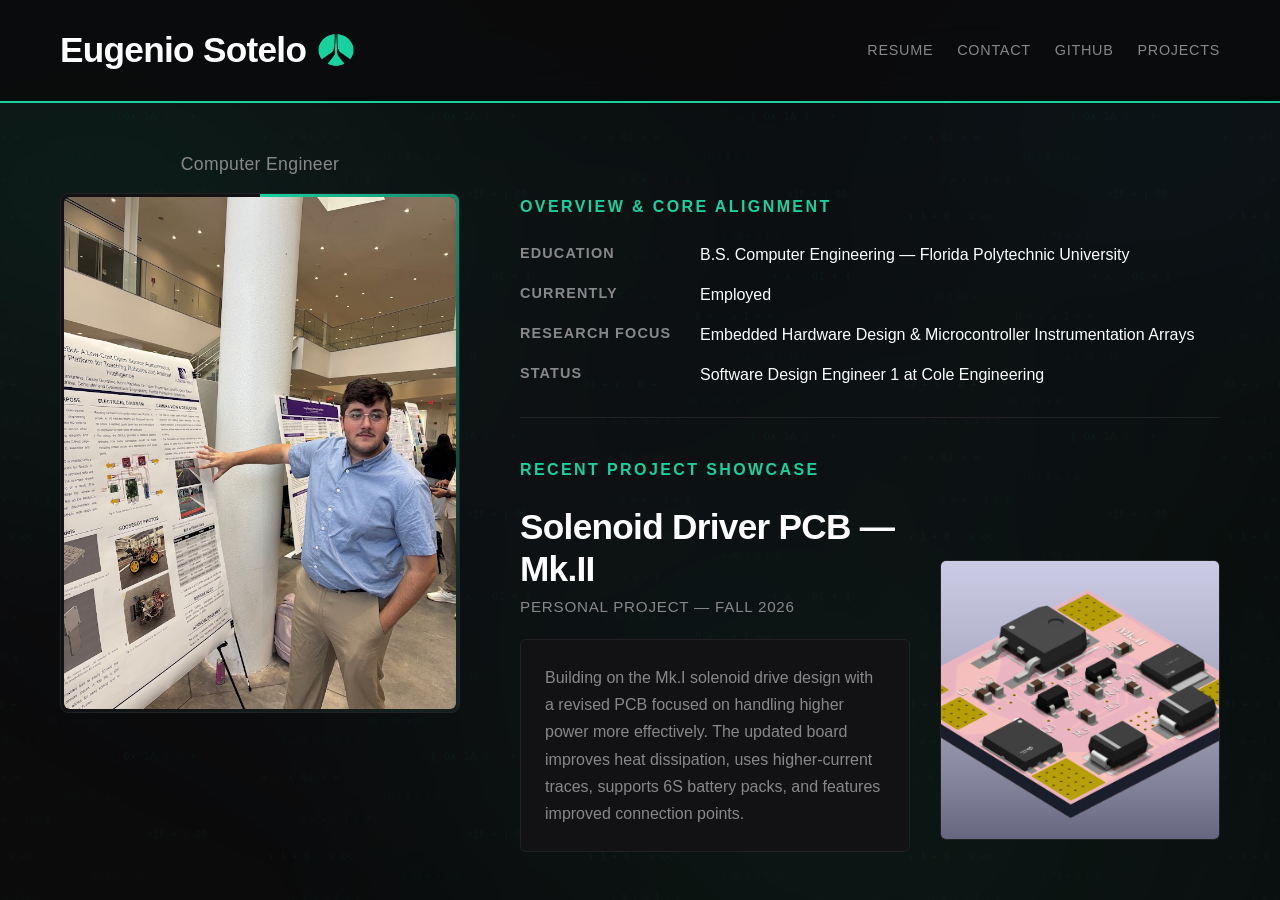
<file: index.html>
<!DOCTYPE html>
<html lang="en">
<head>
    <meta charset="UTF-8">
    <meta name="viewport" content="width=device-width, initial-scale=1.0">
    <title>Eugenio Sotelo | Portfolio</title>
    <link rel="icon" type="image/png" href="favicon.png?v=2">
    <link rel="stylesheet" href="styles.css?v=2">
    <style>
        /* Master Viewport Wrapper */
        .layout-wrapper {
            flex: 1;
            display: flex;
            align-items: center;
            width: 100%;
        }

        /* Main Split Column Layout Container */
        .homepage-layout {
            width: 100%;
            max-width: 100%;
            padding: 40px 60px;
            display: flex;
            justify-content: space-between;
            gap: 60px;
            align-items: flex-start;
        }

        /* [LEFT SIDE] Profile Photo Container Column */
        .photo-column {
            flex: 0 0 400px; 
            display: flex;
            flex-direction: column;
        }

        /* Centered Subtitle Element above the profile photo */
        .photo-sidebar-text {
            font-size: 1.1rem;
            font-weight: 500;
            color: var(--text-secondary);
            text-align: center;
            margin-bottom: 16px;
            letter-spacing: 0.02em;
        }

        /* Animated Profile Photo Box Frame Chassis */
        .photo-box {
            width: 100%;
            height: 520px; 
            background-color: #121214;
            border-radius: 8px;
            overflow: hidden;
            position: relative;
            display: flex;
            align-items: center;
            justify-content: center;
            border: 1px solid var(--border-color);
        }

        /* The Spinning Fading Neon Accent Laser Layer */
        .photo-box::before {
            content: '';
            position: absolute;
            top: -25%; 
            left: -25%;
            width: 150%;  
            height: 150%;
            background: conic-gradient(
                from 0deg,
                var(--accent) 0%,
                rgba(25, 209, 159, 0.5) 15%,
                rgba(25, 209, 159, 0.1) 35%,
                transparent 60%
            );
            transform-origin: center center;
            animation: spinBorder 4s linear infinite;
            z-index: 1;
        }

        /* Inner Content Plate Mask leaving a thin line margin */
        .photo-box::after {
            content: '';
            position: absolute;
            inset: 3px; 
            background-color: #121214;
            border-radius: 6px;
            z-index: 2;
        }

        /* Profile Image Constraints */
        .photo-box img {
            position: absolute;
            inset: 3px; 
            width: calc(100% - 6px);
            height: calc(100% - 6px);
            object-fit: cover;
            filter: grayscale(10%);
            border-radius: 6px;
            z-index: 3; 
        }

        /* [RIGHT SIDE] Master Content Showcase Column */
        .content-column {
            flex: 1;
            display: flex;
            flex-direction: column;
            justify-content: flex-start;
            padding-top: 44px; 
        }

        .section-label {
            font-size: 1rem;
            font-weight: 600;
            letter-spacing: 0.15em;
            color: var(--accent);
            text-transform: uppercase;
            margin-bottom: 24px;
        }

        /* New Minimalist Quick-Status Metadata Panel (Inspired by davidizambrano.site) */
        .status-metadata-grid {
            display: grid;
            grid-template-columns: 160px 1fr;
            row-gap: 16px;
            column-gap: 20px;
            margin-bottom: 40px;
            border-bottom: 1px solid var(--border-color);
            padding-bottom: 30px;
        }

        .metadata-label {
            font-size: 0.9rem;
            font-weight: 600;
            text-transform: uppercase;
            letter-spacing: 0.08em;
            color: var(--text-secondary);
        }

        .metadata-value {
            font-size: 1rem;
            font-weight: 500;
            color: var(--text-primary);
        }

        /* Project Split Layout Component */
        .project-display-split {
            display: flex;
            gap: 30px;
            width: 100%;
            align-items: flex-start;
        }

        .project-text-side {
            flex: 1;
            display: flex;
            flex-direction: column;
        }

        .project-title {
            font-size: 2.2rem;
            font-weight: 700;
            letter-spacing: -0.02em;
            color: var(--text-primary);
            line-height: 1.2;
            margin-bottom: 6px;
        }

        .project-meta-line {
            font-size: 0.95rem;
            color: var(--text-secondary);
            font-weight: 500;
            margin-bottom: 20px;
            text-transform: uppercase;
            letter-spacing: 0.05em;
        }

        .detail-block {
            background-color: #121214;
            border: 1px solid var(--border-color);
            border-radius: 6px;
            padding: 24px;
            color: var(--text-secondary);
            font-size: 1rem;
            line-height: 1.7;
            text-align: left;
        }

        /* Side-car Project Thumbnail Photo Frame */
        .project-photo-side {
            flex: 0 0 280px; 
            height: 280px;
            background-color: #121214;
            border: 1px solid var(--border-color);
            border-radius: 6px;
            overflow: hidden;
            margin-top: 54px; 
        }

        .project-photo-side img {
            width: 100%;
            height: 100%;
            object-fit: cover;
        }

        /* Rotation Keyframes Engine */
        @keyframes spinBorder {
            0% { transform: rotate(0deg); }
            100% { transform: rotate(360deg); }
        }

        /* Responsive Mobile Layout Adaptations */
        @media (max-width: 1024px) {
            .project-display-split {
                flex-direction: column;
                gap: 30px;
            }
            .project-photo-side {
                margin-top: 0;
                width: 100%;
                max-width: 320px;
                height: 240px;
            }
        }

        @media (max-width: 900px) {
            .navbar {
                flex-direction: column;
                gap: 16px;
                padding: 18px 20px;
                text-align: center;
            }

            .homepage-layout {
                flex-direction: column;
                gap: 40px;
                padding: 20px;
            }

            .status-metadata-grid {
                grid-template-columns: 1fr;
                row-gap: 8px;
            }

            .photo-column {
                flex: 1;
                width: 100%;
                max-width: 340px;
                margin: 0 auto;
            }

            .content-column {
                padding-top: 0;
            }

            .photo-box {
                height: 400px;
            }
        }

    </style>
</head>



<body>

    <!-- Static Top Header Bar -->
    <header>
        <nav class="navbar">
            <a href="index.html" class="nav-logo">Eugenio Sotelo<img src="favicon.png" alt=""></a>
            
            <div class="nav-links-group">
                <a href="2026FallResume.pdf" target="_blank" class="nav-item">Resume</a>
                <a href="contact.html" class="nav-item">Contact</a>
                <a href="https://github.com/DriftLoki" target="_blank" class="nav-item">GitHub</a>
                <a href="projects.html" class="nav-item">Projects</a>
            </div>
        </nav>
    </header>

    <!-- Main Content Alignment Area -->
    <div class="layout-wrapper">
        <main class="homepage-layout">
            
            <!-- Left Column: Profile Picture Frame -->
            <div class="photo-column">
                <div class="photo-sidebar-text">Computer Engineer</div>
                <div class="photo-box">
                    <img src="profile.jpg" alt="Eugenio Sotelo" onerror="this.src='https://unsplash.com'">
                </div>
            </div>

            <!-- Right Column: Personal Status Info & Recent Project Showcase -->
            <div class="content-column">
                <div class="section-label">Overview & Core Alignment</div>
                
                <!-- Brand New Quick Status Grid Area -->
                <div class="status-metadata-grid">
                    <div class="metadata-label">Education</div>
                    <div class="metadata-value">B.S. Computer Engineering — Florida Polytechnic University</div>
                    
                    <div class="metadata-label">Currently</div>
                    <div class="metadata-value">Employed</div>
                    
                    <div class="metadata-label">Research Focus</div>
                    <div class="metadata-value">Embedded Hardware Design & Microcontroller Instrumentation Arrays</div>
                    
                    <div class="metadata-label">Status</div>
                    <div class="metadata-value">Software Design Engineer 1 at Cole Engineering</div>
                </div>

                <div class="section-label">Recent Project Showcase</div>
                <div class="project-display-split">
                    
                    <!-- Text side within the right layout pane -->
                    <div class="project-text-side">
                        <h2 class="project-title">Solenoid Driver PCB — Mk.II</h2>
                        <div class="project-meta-line">Personal Project — Fall 2026</div>
                        <div class="detail-block">
                            Building on the Mk.I solenoid drive design with a revised PCB focused on handling higher power more effectively. The updated board improves heat dissipation, uses higher-current traces, supports 6S battery packs, and features improved connection points.
                        </div>
                    </div>

                    <!-- Project Image Frame side-car - Positioned on the right side of text -->
                    <div class="project-photo-side">
                        <img src="Solenoid Driver Mk.II.png" alt="Solenoid Driver PCB Mk.II render">
                    </div>

                </div>
            </div>

        </main>
    </div>

</body>
</html>
</file>
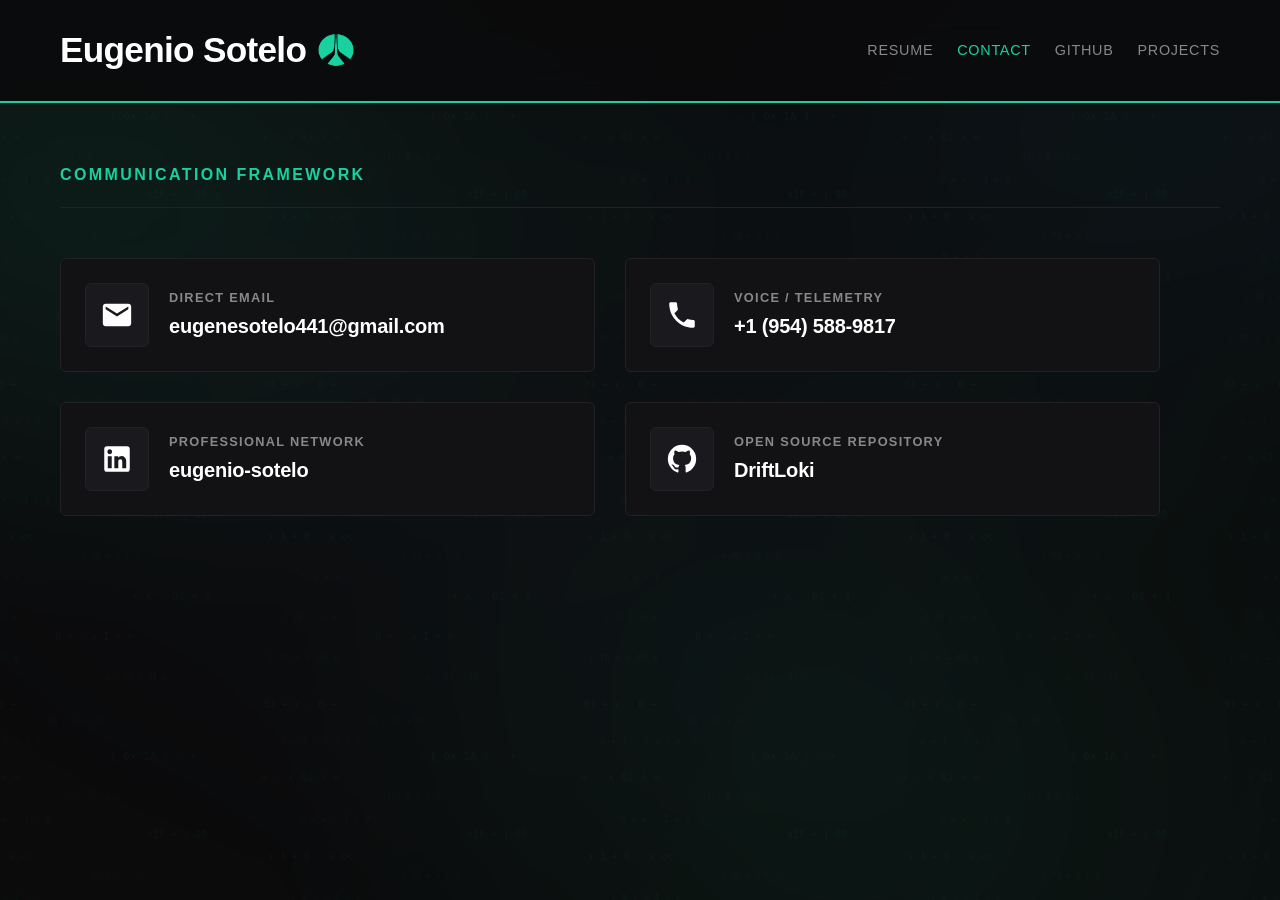
<file: contact.html>
<!DOCTYPE html>
<html lang="en">
<head>
    <meta charset="UTF-8">
    <meta name="viewport" content="width=device-width, initial-scale=1.0">
    <title>Eugenio Sotelo | Contact</title>
    <link rel="icon" type="image/png" href="favicon.png?v=2">
    <link rel="stylesheet" href="styles.css?v=2">
    <style>
        /* Contact Section Alignment Container */
        .contact-wrapper {
            width: 100%;
            max-width: 100%;
            padding: 60px 60px;
            flex: 1;
            display: flex;
            flex-direction: column;
            gap: 40px;
        }

        .page-title {
            font-size: 1rem;
            font-weight: 600;
            letter-spacing: 0.15em;
            color: var(--accent);
            text-transform: uppercase;
            border-bottom: 1px solid var(--border-color);
            padding-bottom: 20px;
            margin-bottom: 10px;
        }

        /* Grid System for Communication Nodes */
        .contact-grid {
            display: grid;
            grid-template-columns: repeat(2, 1fr);
            gap: 30px;
            width: 100%;
            max-width: 1100px;
        }

        /* Interactive Contact Card Row */
        .contact-card {
            display: flex;
            align-items: center;
            background-color: #121214;
            border: 1px solid var(--border-color);
            border-radius: 6px;
            padding: 24px;
            text-decoration: none;
            color: inherit;
            cursor: pointer;
            transition: transform 0.2s ease, border-color 0.2s ease;
        }

        .contact-card:hover {
            transform: translateY(-2px);
            border-color: var(--accent);
        }

        /* Left Side: Brand Logo Vector Frame */
        .logo-box {
            flex: 0 0 64px;
            height: 64px;
            background-color: #1a1a1e;
            border: 1px solid var(--border-color);
            border-radius: 6px;
            display: flex;
            align-items: center;
            justify-content: center;
            margin-right: 20px;
            padding: 14px;
        }

        .logo-box svg {
            width: 100%;
            height: 100%;
            fill: var(--text-primary);
            transition: fill 0.2s ease;
        }

        .contact-card:hover .logo-box svg {
            fill: var(--accent);
        }

        /* Right Side: Communication Meta Details Column */
        .contact-details {
            display: flex;
            flex-direction: column;
        }

        .method-label {
            font-size: 0.8rem;
            font-weight: 600;
            letter-spacing: 0.1em;
            color: var(--text-secondary);
            text-transform: uppercase;
            margin-bottom: 4px;
            transition: color 0.2s ease;
        }

        .communication-string {
            font-size: 1.25rem;
            font-weight: 600;
            color: var(--text-primary);
            letter-spacing: -0.01em;
            word-break: break-all;
        }

        /* Responsive Mobile Layout Adaptations */
        @media (max-width: 768px) {
            .contact-grid {
                grid-template-columns: 1fr;
                gap: 20px;
            }
            .navbar {
                flex-direction: column;
                gap: 16px;
                padding: 18px 20px;
                text-align: center;
            }
            .contact-wrapper {
                padding: 40px 20px;
            }
            .communication-string {
                font-size: 1.1rem;
            }
        }
    </style>
</head>

<body>

    <!-- Static Top Header Bar -->
    <header>
        <nav class="navbar">
            <a href="index.html" class="nav-logo">Eugenio Sotelo<img src="favicon.png" alt=""></a>
            
            <div class="nav-links-group">
                <a href="2026FallResume.pdf" target="_blank" class="nav-item">Resume</a>
                <a href="contact.html" class="nav-item active">Contact</a>
                <a href="https://github.com/DriftLoki" target="_blank" class="nav-item">GitHub</a>
                <a href="projects.html" class="nav-item">Projects</a>
            </div>
        </nav>
    </header>

    <!-- Main Alignment Portal -->
    <main class="contact-wrapper">
        <h1 class="page-title">Communication Framework</h1>

        <div class="contact-grid">

            <!-- Node 01: Email (Copies on click) -->
            <div class="contact-card" onclick="copyToClipboard('eugenesotelo441@gmail.com', this)">
                <div class="logo-box">
                    <svg viewBox="0 0 24 24"><path d="M20 4H4c-1.1 0-1.99.9-1.99 2L2 18c0 1.1.9 2 2 2h16c1.1 0 2-.9 2-2V6c0-1.1-.9-2-2-2zm0 4l-8 5-8-5V6l8 5 8-5v2z"/></svg>
                </div>
                <div class="contact-details">
                    <span class="method-label">Direct Email</span>
                    <span class="communication-string">eugenesotelo441@gmail.com</span>
                </div>
            </div>

            <!-- Node 02: Telephone (Copies on click) -->
            <div class="contact-card" onclick="copyToClipboard('+1 (954) 588-9817', this)">
                <div class="logo-box">
                    <svg viewBox="0 0 24 24"><path d="M6.62 10.79c1.44 2.83 3.76 5.14 6.59 6.59l2.2-2.2c.27-.27.67-.36 1.02-.24 1.12.37 2.33.57 3.57.57.55 0 1 .45 1 1V20c0 .55-.45 1-1 1-9.39 0-17-7.61-17-17 0-.55.45-1 1-1h3.5c.55 0 1 .45 1 1 0 1.25.2 2.45.57 3.57.11.35.03.74-.25 1.02l-2.2 2.2z"/></svg>
                </div>
                <div class="contact-details">
                    <span class="method-label">Voice / Telemetry</span>
                    <span class="communication-string">+1 (954) 588-9817</span>
                </div>
            </div>

            <!-- Node 03: LinkedIn -->
            <a href="https://www.linkedin.com/in/eugenio-sotelo/" target="_blank" class="contact-card">
                <div class="logo-box">
                    <svg viewBox="0 0 24 24"><path d="M19 3a2 2 0 0 1 2 2v14a2 2 0 0 1-2 2H5a2 2 0 0 1-2-2V5a2 2 0 0 1 2-2h14m-.5 15.5v-5.3a3.26 3.26 0 0 0-3.26-3.26c-.85 0-1.84.52-2.32 1.3v-1.11h-2.79v8.37h2.79v-4.93c0-.77.62-1.4 1.39-1.4a1.4 1.4 0 0 1 1.4 1.4v4.93h2.79M6.88 8.56a1.68 1.68 0 0 0 1.68-1.68c0-.93-.75-1.69-1.68-1.69a1.69 1.69 0 0 0-1.69 1.69c0 .93.76 1.68 1.69 1.68m1.39 9.94v-8.37H5.5v8.37h2.77z"/></svg>
                </div>
                <div class="contact-details">
                    <span class="method-label">Professional Network</span>
                    <span class="communication-string">eugenio-sotelo</span>
                </div>
            </a>

            <!-- Node 04: GitHub -->
            <a href="https://github.com/DriftLoki" target="_blank" class="contact-card">
                <div class="logo-box">
                    <svg viewBox="0 0 24 24"><path d="M12 2A10 10 0 0 0 2 12c0 4.42 2.87 8.17 6.84 9.5.5.08.66-.23.66-.5v-1.69c-2.77.6-3.36-1.34-3.36-1.34-.46-1.16-1.11-1.47-1.11-1.47-.9-.62.07-.6.07-.6 1 .07 1.53 1.03 1.53 1.03.9 1.52 2.34 1.07 2.91.83.1-.75.4-1.25.72-1.53-2.21-.25-4.55-1.1-4.55-4.93 0-1.08.4-1.98 1.03-2.67-.1-.26-.45-1.27.1-2.64 0 0 .83-.27 2.74 1.02a9.58 9.58 0 0 1 5 0c1.91-1.3 2.74-1.02 2.74-1.02.55 1.37.2 2.38.1 2.64.64.7 1.03 1.6 1.03 2.67 0 3.84-2.34 4.68-4.57 4.93.36.31.68.92.68 1.85V21c0 .27.16.59.67.5C19.14 20.16 22 16.42 22 12A10 10 0 0 0 12 2z"/></svg>
                </div>
                <div class="contact-details">
                    <span class="method-label">Open Source Repository</span>
                    <span class="communication-string">DriftLoki</span>
                </div>
            </a>

        </div>
    </main>

    <script>
    function copyToClipboard(text, cardElement) {
        function showFeedback() {
            const label = cardElement.querySelector('.method-label');
            const originalText = label.innerText;

            label.innerText = 'COPIED TO CLIPBOARD!';
            label.style.color = 'var(--accent)';

            setTimeout(() => {
                label.innerText = originalText;
                label.style.color = 'var(--text-secondary)';
            }, 2000);
        }

        // 1. Try modern Clipboard API
        if (navigator.clipboard && window.isSecureContext) {
            navigator.clipboard.writeText(text)
                .then(showFeedback)
                .catch(() => fallbackCopy(text, showFeedback));
        } else {
            // 2. Fallback for restricted iframe or HTTP environments
            fallbackCopy(text, showFeedback);
        }
    }

    function fallbackCopy(text, onSuccess) {
        const textarea = document.createElement('textarea');
        textarea.value = text;
        // Prevent screen shift or visibility
        textarea.style.position = 'fixed';
        textarea.style.top = '-9999px';
        textarea.style.left = '-9999px';
        document.body.appendChild(textarea);
        
        textarea.focus();
        textarea.select();

        try {
            const successful = document.execCommand('copy');
            if (successful) {
                onSuccess();
            } else {
                prompt("Copy manually:", text);
            }
        } catch (err) {
            prompt("Copy manually:", text);
        } finally {
            document.body.removeChild(textarea);
        }
    }
</script>
</body>
</html>
</file>
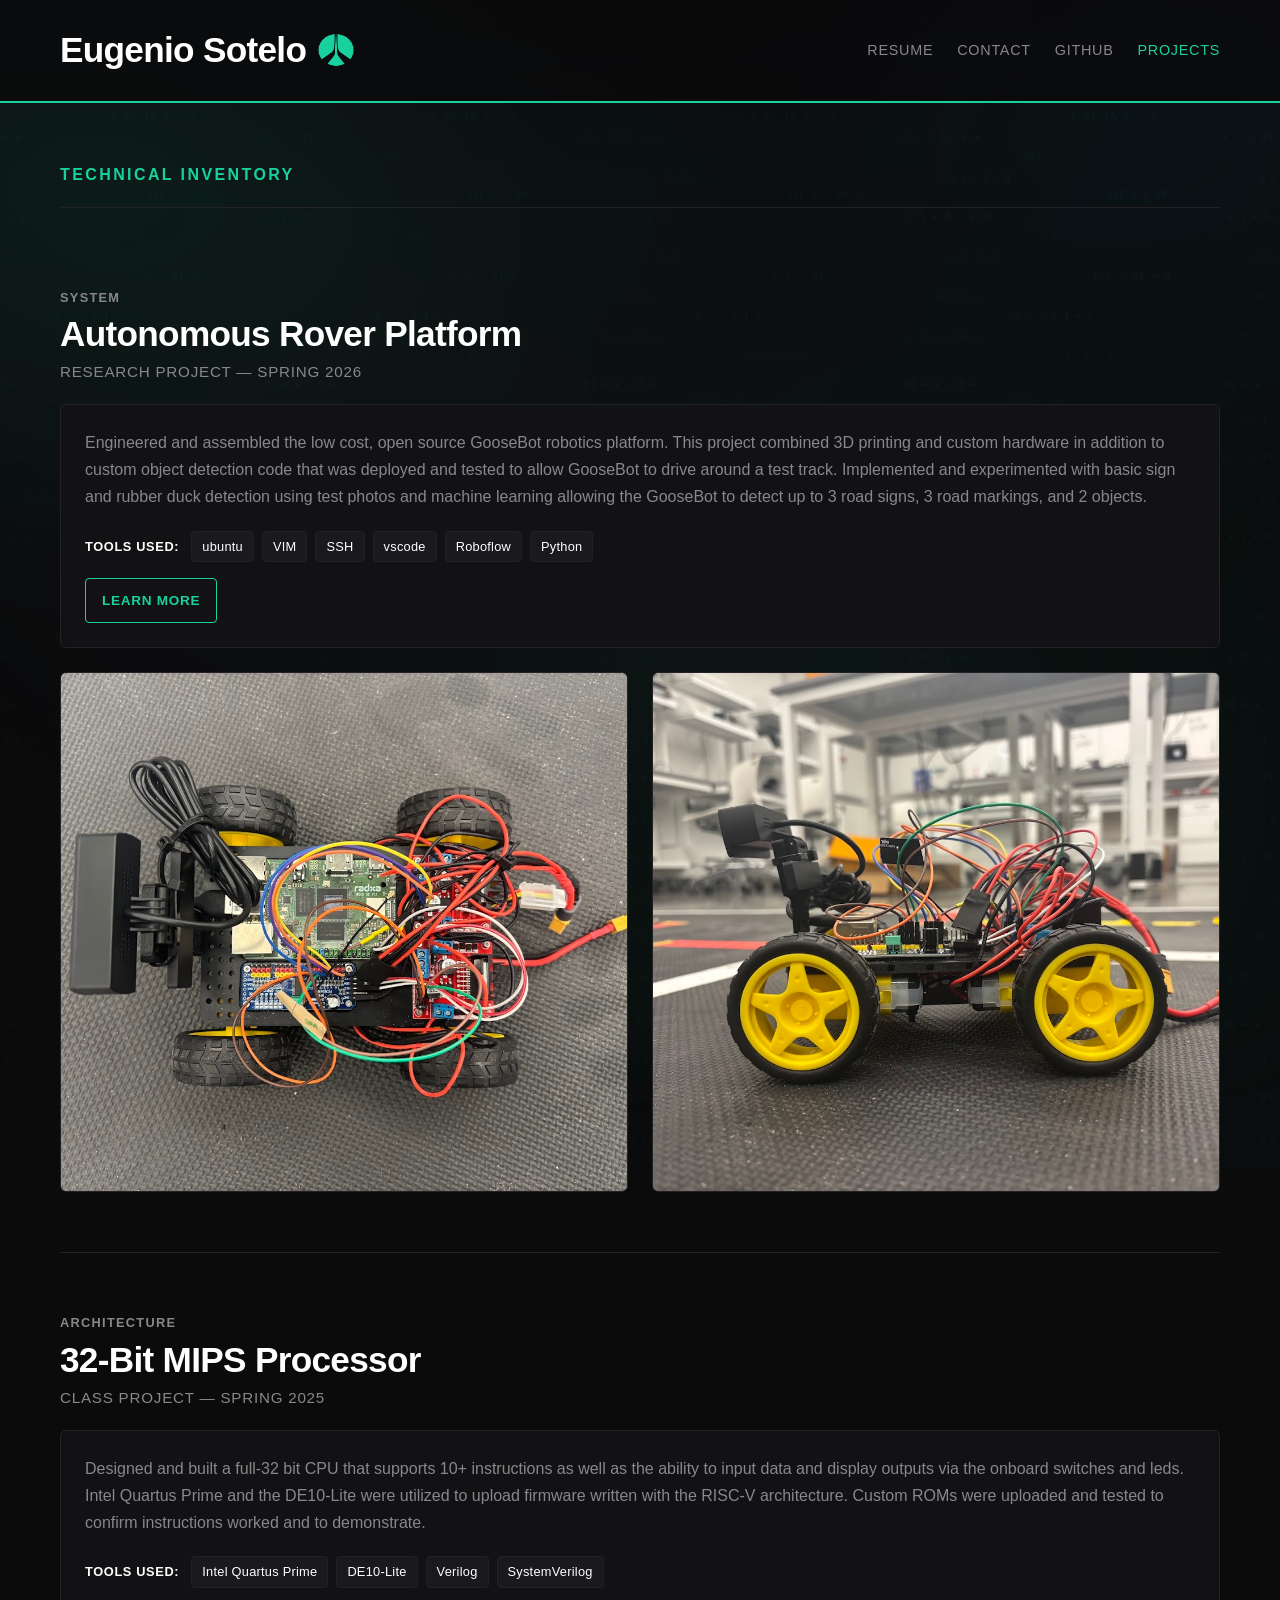
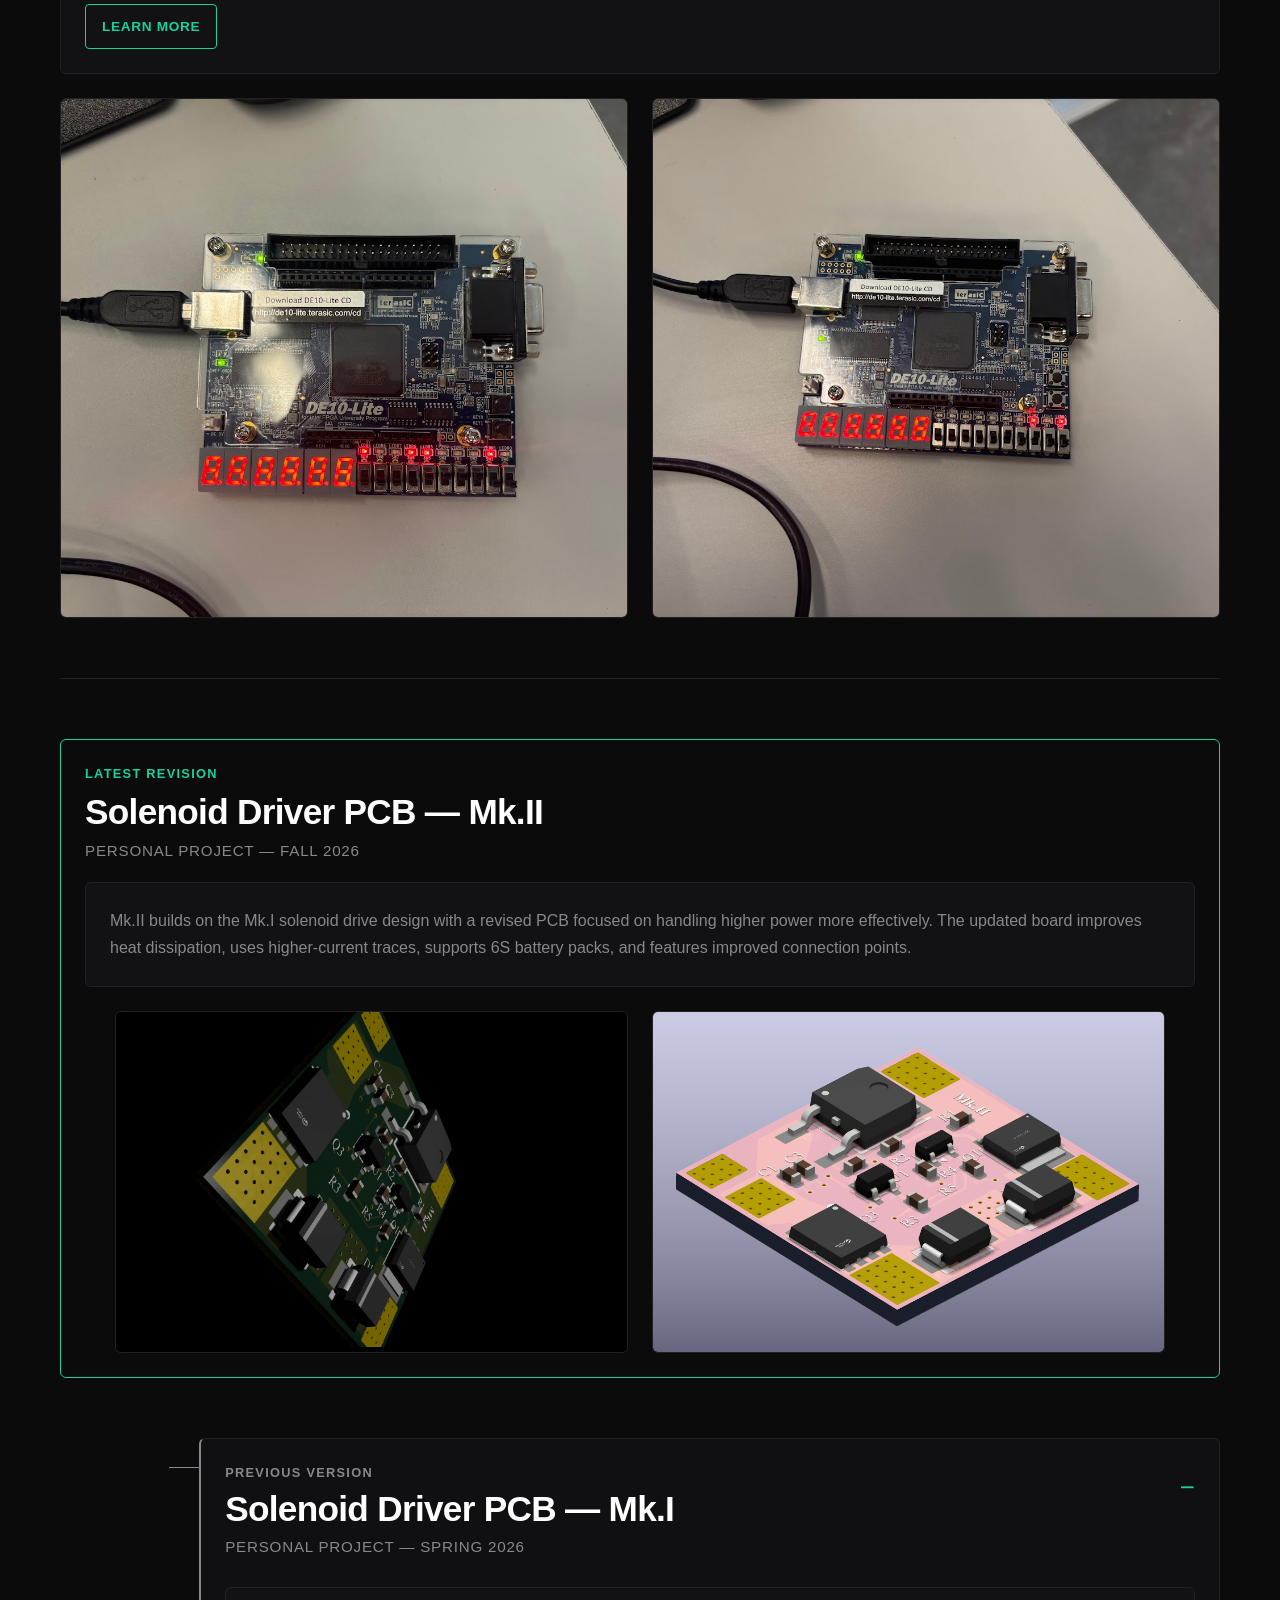
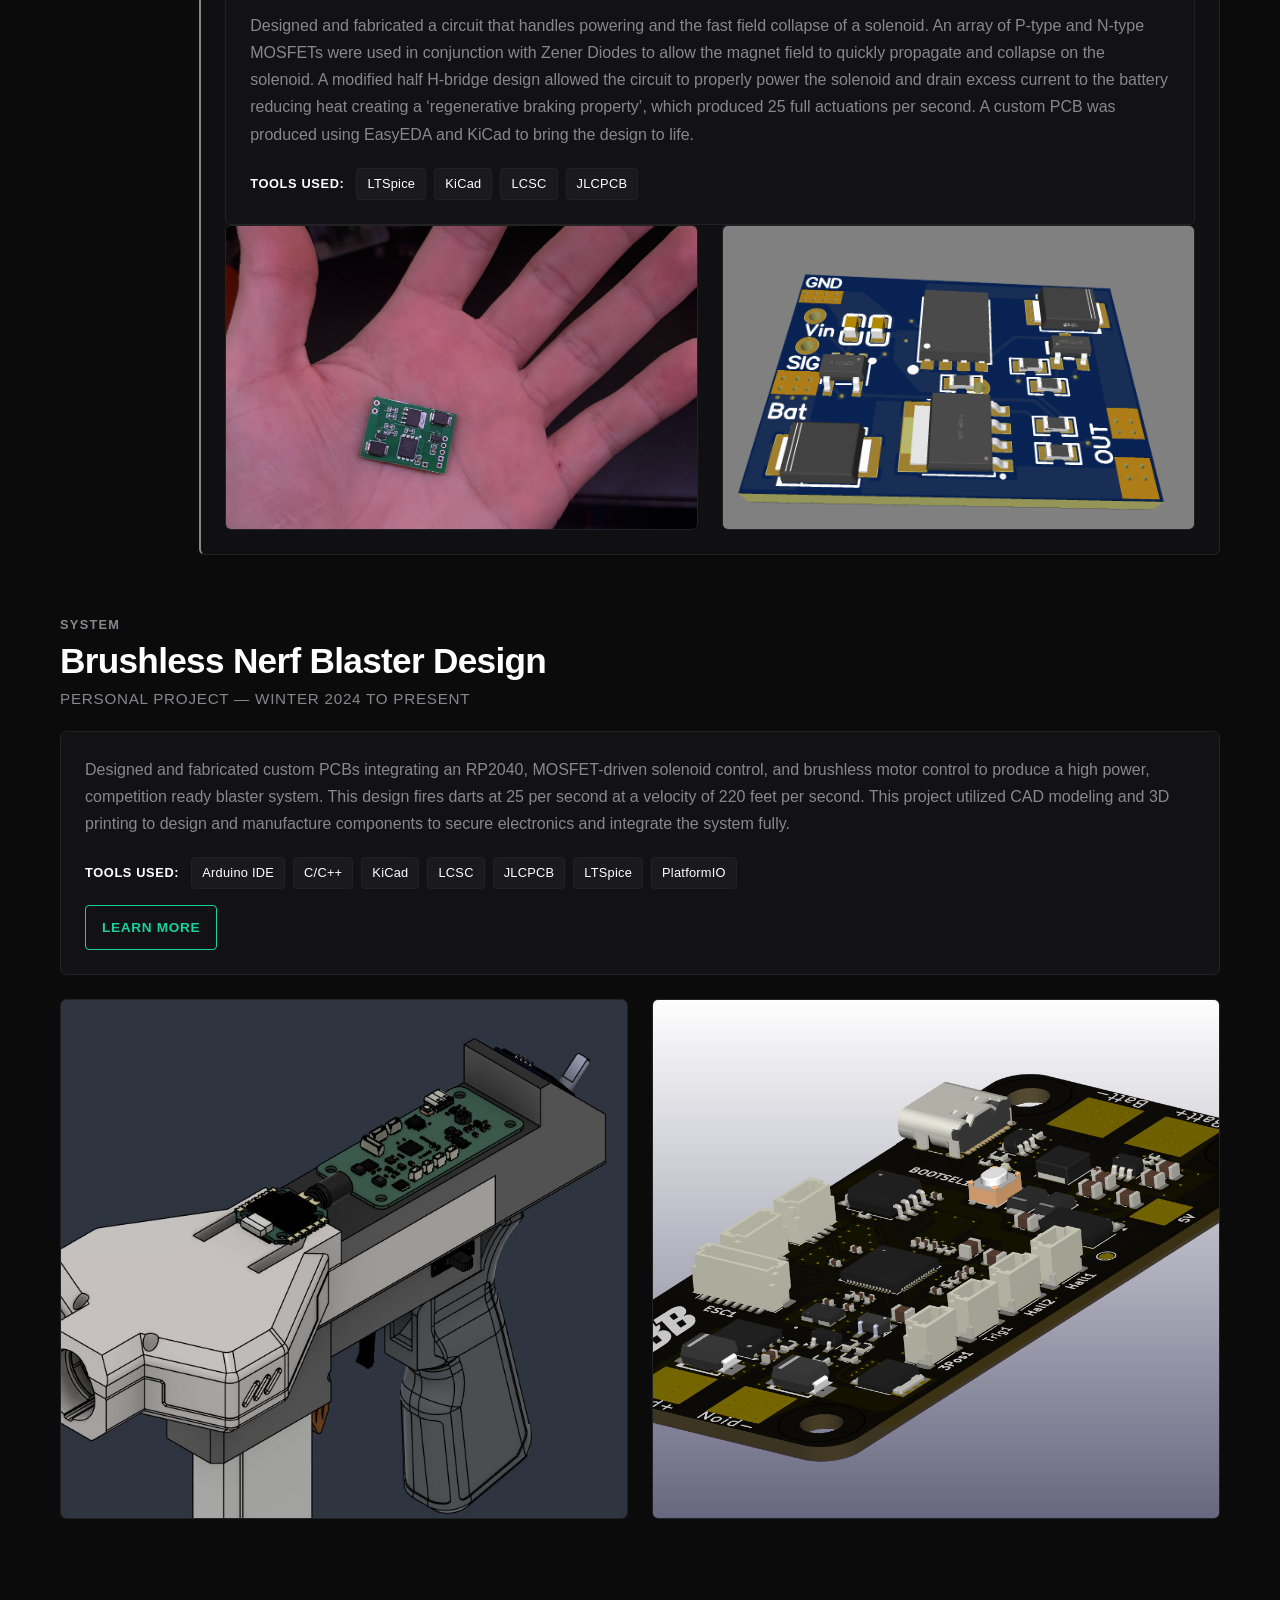
<file: projects.html>
<!DOCTYPE html>
<html lang="en">
<head>
    <meta charset="UTF-8">
    <meta name="viewport" content="width=device-width, initial-scale=1.0">
    <title>Eugenio Sotelo | Projects</title>
    <link rel="icon" type="image/png" href="favicon.png?v=2">
    <link rel="stylesheet" href="styles.css?v=2">
    <style>
        /* Projects Main Alignment Container */
        .showcase-wrapper {
            width: 100%;
            max-width: 100%;
            padding: 60px 60px;
            flex: 1;
            display: flex;
            flex-direction: column;
            gap: 60px; 
        }

        .page-title {
            font-size: 1rem;
            font-weight: 600;
            letter-spacing: 0.15em;
            color: var(--accent);
            text-transform: uppercase;
            border-bottom: 1px solid var(--border-color);
            padding-bottom: 20px;
            margin-bottom: 20px;
        }

        /* Project Entry Block Structure */
        .project-block {
            display: flex;
            flex-direction: column;
            gap: 24px;
            border-bottom: 1px solid var(--border-color);
            padding-bottom: 60px;
        }

        .project-block:last-child {
            border-bottom: none; 
        }

        .project-text-side {
            width: 100%;
            display: flex;
            flex-direction: column;
        }

        /* Classification Label */
        .catalog-tag {
            font-size: 0.8rem;
            font-weight: 600;
            letter-spacing: 0.1em;
            color: var(--text-secondary);
            text-transform: uppercase;
            margin-bottom: 6px;
        }

        .title-string {
            font-size: 2.2rem;
            font-weight: 700;
            letter-spacing: -0.02em;
            color: var(--text-primary);
            line-height: 1.2;
            margin-bottom: 6px;
        }

        .meta-string {
            font-size: 0.95rem;
            color: var(--text-secondary);
            font-weight: 500;
            margin-bottom: 20px;
            text-transform: uppercase;
            letter-spacing: 0.05em;
        }

        .details-container {
            background-color: #121214;
            border: 1px solid var(--border-color);
            border-radius: 6px;
            padding: 24px;
            color: var(--text-secondary);
            font-size: 1rem;
            line-height: 1.7;
            text-align: left;
        }

        .learn-more {
            display: inline-block;
            align-self: flex-start;
            margin-top: 16px;
            padding: 10px 16px;
            border: 1px solid var(--accent);
            border-radius: 4px;
            color: var(--accent);
            font-size: 0.85rem;
            font-weight: 600;
            letter-spacing: 0.05em;
            text-decoration: none;
            text-transform: uppercase;
            transition: color 0.2s ease, background-color 0.2s ease;
        }

        .learn-more:hover,
        .learn-more:focus-visible {
            background-color: var(--accent);
            color: var(--bg);
        }

        .project-block.solenoid-mkii-project {
            width: 100%;
            border: 1px solid var(--accent);
            border-radius: 6px;
            padding: 24px;
        }

        .project-block.solenoid-mki-project {
            display: block;
            position: relative;
            width: 88%;
            margin-left: 12%;
            padding: 0;
            background-color: #101012;
            border: 1px solid var(--border-color);
            border-left: 2px solid var(--text-secondary);
            border-radius: 6px;
        }

        .project-block.solenoid-mki-project[open] {
            display: flex;
            flex-direction: column;
            width: 88%;
            margin-left: 12%;
            gap: 24px;
            padding: 24px;
        }

        .solenoid-mki-summary {
            position: relative;
            display: flex;
            flex-direction: column;
            cursor: pointer;
            list-style: none;
            padding: 20px 52px 20px 24px;
        }

        .solenoid-mki-summary::-webkit-details-marker {
            display: none;
        }

        .solenoid-mki-summary::after {
            content: '+';
            position: absolute;
            top: 50%;
            right: 24px;
            color: var(--accent);
            font-size: 1.6rem;
            line-height: 1;
            transform: translateY(-50%);
        }

        .solenoid-mki-project[open] .solenoid-mki-summary {
            padding: 0 0 8px;
        }

        .solenoid-mki-project[open] .solenoid-mki-summary::after {
            content: '−';
            top: 12px;
            right: 0;
            transform: none;
        }

        .solenoid-mki-project:not([open]) .solenoid-mki-summary .title-string {
            margin-bottom: 0;
        }

        .solenoid-mki-project:not([open]) .solenoid-mki-summary .meta-string {
            margin-bottom: 0;
        }

        .solenoid-mki-project[open] .solenoid-mki-gallery {
            grid-template-columns: repeat(2, minmax(0, 1fr));
            max-width: 1050px;
        }

        .solenoid-mki-summary:focus-visible {
            outline: 2px solid var(--accent);
            outline-offset: 3px;
        }

        .project-block.solenoid-mki-project::before {
            content: '';
            position: absolute;
            top: 28px;
            right: 100%;
            width: 32px;
            border-top: 1px solid var(--text-secondary);
        }

        .revision-label {
            display: inline-block;
            margin-bottom: 8px;
            color: var(--accent);
            font-size: 0.8rem;
            font-weight: 700;
            letter-spacing: 0.1em;
            text-transform: uppercase;
        }

        .solenoid-mkii-gallery {
            grid-template-columns: repeat(2, minmax(0, 1fr));
            max-width: 1050px;
            margin: 0 auto;
        }

        .solenoid-mkii-gallery .project-photo-frame {
            height: auto;
            aspect-ratio: auto;
        }

        .solenoid-mkii-gallery .solenoid-mkii-gif-frame {
            display: flex;
            align-items: center;
            justify-content: center;
            aspect-ratio: 1.5;
        }

        .solenoid-mkii-gallery .project-photo-frame img {
            display: block;
            width: 100%;
            height: auto;
            object-fit: contain;
        }

        .solenoid-mkii-gallery .solenoid-mkii-gif-frame img {
            height: 100%;
            width: auto;
            max-width: none;
            object-fit: contain;
        }

        .solenoid-mkii-gallery .solenoid-mkii-render-frame {
            aspect-ratio: 1.5;
        }

        .solenoid-mkii-gallery .solenoid-mkii-render-frame img {
            height: 100%;
            object-fit: cover;
            object-position: center;
        }

        .solenoid-mki-gallery {
            grid-template-columns: repeat(2, minmax(0, 1fr));
            width: 100%;
            max-width: 1050px;
            justify-self: center;
        }

        .solenoid-mki-gallery .project-photo-frame {
            width: 100%;
            height: auto;
            margin: 0 auto;
        }

        .solenoid-mki-gallery > .project-photo-frame:first-child {
            aspect-ratio: 1.55;
        }

        .solenoid-mki-gallery .project-photo-frame img {
            display: block;
            width: 100%;
            height: auto;
            object-fit: contain;
        }

        .solenoid-mki-gallery > .project-photo-frame:first-child img {
            height: 100%;
            object-fit: cover;
            object-position: center;
        }

        .solenoid-mki-gallery .solenoid-mki-render-frame {
            display: flex;
            align-items: center;
            justify-content: center;
            aspect-ratio: 1.55;
        }

        .solenoid-mki-gallery .solenoid-mki-render-frame img {
            height: 100%;
            object-fit: cover;
            object-position: center;
        }

        /* Tool Badges Formatting Container */
        .tools-section {
            margin-top: 20px;
            display: flex;
            flex-wrap: wrap;
            gap: 8px;
            align-items: center;
        }

        .tools-heading {
            font-size: 0.8rem;
            font-weight: 600;
            text-transform: uppercase;
            letter-spacing: 0.05em;
            color: var(--text-primary);
            margin-right: 4px;
        }

        .tool-badge {
            background-color: #1a1a1e;
            color: var(--text-primary);
            border: 1px solid var(--border-color);
            padding: 4px 10px;
            border-radius: 4px;
            font-size: 0.8rem;
            font-weight: 500;
            letter-spacing: 0.02em;
        }

        /* Dual Photo Row Structure */
        .project-gallery-row {
            display: grid;
            grid-template-columns: 1fr 1fr;
            gap: 24px;
            width: 100%;
        }

        .project-photo-frame {
            height: 520px;
            background-color: #121214;
            border: 1px solid var(--border-color);
            border-radius: 6px;
            overflow: hidden;
        }

        .project-photo-frame img {
            width: 100%;
            height: 100%;
            object-fit: cover;
        }

        /* Mobile View Compatibility Overrides */
        @media (max-width: 768px) {
            .project-gallery-row {
                grid-template-columns: 1fr;
                gap: 16px;
            }
            .project-photo-frame {
                height: 360px; /* Increased height from 240px for mobile */
            }
            .navbar {
                flex-direction: column;
                gap: 16px;
                padding: 18px 20px;
                text-align: center;
            }
            .showcase-wrapper {
                padding: 40px 20px;
            }
            .project-block.solenoid-mkii-project {
                padding: 18px;
            }
            .project-block.solenoid-mki-project {
                grid-template-columns: 1fr;
                width: calc(100% - 20px);
                margin-left: 20px;
                padding: 0;
            }
            .project-block.solenoid-mki-project[open] {
                width: calc(100% - 20px);
                margin-left: 20px;
                padding: 18px;
            }
            .solenoid-mki-project[open] .solenoid-mki-gallery {
                grid-template-columns: 1fr;
            }
            .solenoid-mki-project[open] .solenoid-mki-summary {
                padding-right: 32px;
            }
            .solenoid-mki-project[open] .solenoid-mki-summary::after {
                right: 0;
            }
            .project-block.solenoid-mki-project::before {
                width: 20px;
            }
        }
    </style>
</head>

<body>

    <!-- Static Top Header Bar -->
    <header>
        <nav class="navbar">
            <a href="index.html" class="nav-logo">Eugenio Sotelo<img src="favicon.png" alt=""></a>
            
            <div class="nav-links-group">
                <a href="2026FallResume.pdf" target="_blank" class="nav-item">Resume</a>
                <a href="contact.html" class="nav-item">Contact</a>
                <a href="https://github.com/DriftLoki" target="_blank" class="nav-item">GitHub</a>
                <a href="projects.html" class="nav-item active">Projects</a>
            </div>
        </nav>
    </header>

    <!-- Main Dynamic Listing Grid -->
    <main class="showcase-wrapper">
        <h1 class="page-title">Technical Inventory</h1>

        <!-- Project 01: Autonomous Rover Platform -->
        <div class="project-block">
            <div class="project-text-side">
                <div class="catalog-tag">System</div>
                <h2 class="title-string">Autonomous Rover Platform</h2>
                <div class="meta-string">Research Project — Spring 2026</div>
                <div class="details-container">
                    Engineered and assembled the low cost, open source GooseBot robotics platform. This project combined 3D printing and custom hardware in addition to custom object detection code that was deployed and tested to allow GooseBot to drive around a test track. Implemented and experimented with basic sign and rubber duck detection using test photos and machine learning allowing the GooseBot to detect up to 3 road signs, 3 road markings, and 2 objects.
                    
                    <div class="tools-section">
                        <span class="tools-heading">Tools Used:</span>
                        <span class="tool-badge">ubuntu</span>
                        <span class="tool-badge">VIM</span>
                        <span class="tool-badge">SSH</span>
                        <span class="tool-badge">vscode</span>
                        <span class="tool-badge">Roboflow</span>
                        <span class="tool-badge">Python</span>
                    </div>
                    <a class="learn-more" href="https://github.com/DriftLoki/Goose-Bot" target="_blank" rel="noopener noreferrer">Learn more</a>
                </div>
            </div>
            <div class="project-gallery-row">
                <div class="project-photo-frame">
                    <img src="Autonomous Rover Platform 1 .jpg" alt="Autonomous Rover Detail 1" onerror="this.src='https://unsplash.com'">
                </div>
                <div class="project-photo-frame">
                    <img src="Autonomous Rover Platform 2.jpg" alt="Autonomous Rover Detail 2" onerror="this.src='https://unsplash.com'">
                </div>
            </div>
        </div>

        <!-- Project 02: 32-Bit MIPS Processor -->
        <div class="project-block">
            <div class="project-text-side">
                <div class="catalog-tag">Architecture</div>
                <h2 class="title-string">32-Bit MIPS Processor</h2>
                <div class="meta-string">Class Project — Spring 2025</div>
                <div class="details-container">
                    Designed and built a full-32 bit CPU that supports 10+ instructions as well as the ability to input data and display outputs via the onboard switches and leds. Intel Quartus Prime and the DE10-Lite were utilized to upload firmware written with the RISC-V architecture. Custom ROMs were uploaded and tested to confirm instructions worked and to demonstrate.
                    
                    <div class="tools-section">
                        <span class="tools-heading">Tools Used:</span>
                        <span class="tool-badge">Intel Quartus Prime</span>
                        <span class="tool-badge">DE10-Lite</span>
                        <span class="tool-badge">Verilog</span>
                        <span class="tool-badge">SystemVerilog</span>
                    </div>
                    <a class="learn-more" href="https://github.com/DriftLoki/RV32I-Processor" target="_blank" rel="noopener noreferrer">Learn more</a>
                </div>
            </div>
            <div class="project-gallery-row">
                <div class="project-photo-frame">
                    <img src="32-Bit MIPS Processor 1.jpg" alt="MIPS CPU Architecture Layout" onerror="this.src='https://unsplash.com'">
                </div>
                <div class="project-photo-frame">
                    <img src="32-Bit MIPS Processor 2.jpg" alt="MIPS CPU Hardware Verification" onerror="this.src='https://unsplash.com'">
                </div>
            </div>
        </div>

        <!-- Project 03: Solenoid Driver PCB Mk.II -->
        <div class="project-block solenoid-mkii-project">
            <div class="project-text-side">
                <span class="revision-label">Latest Revision</span>
                <h2 class="title-string">Solenoid Driver PCB — Mk.II</h2>
                <div class="meta-string">Personal Project — Fall 2026</div>
                <div class="details-container">
                    Mk.II builds on the Mk.I solenoid drive design with a revised PCB focused on handling higher power more effectively. The updated board improves heat dissipation, uses higher-current traces, supports 6S battery packs, and features improved connection points.
                </div>
            </div>
            <div class="project-gallery-row solenoid-mkii-gallery">
                <div class="project-photo-frame solenoid-mkii-gif-frame">
                    <img src="Solenoid Driver Mk.II.gif" alt="Animated render of the Solenoid Driver PCB Mk.II">
                </div>
                <div class="project-photo-frame solenoid-mkii-render-frame">
                    <img src="Solenoid Driver Mk.II.png" alt="Solenoid Driver PCB Mk.II render">
                </div>
            </div>
        </div>

        <!-- Project 04: Solenoid Driver PCB Mk.I -->
        <details class="project-block solenoid-mki-project" open>
            <summary class="solenoid-mki-summary">
                <span class="catalog-tag">Previous Version</span>
                <span class="title-string">Solenoid Driver PCB — Mk.I</span>
                <span class="meta-string">Personal Project — Spring 2026</span>
            </summary>
            <div class="project-text-side">
                <div class="details-container">
                    Designed and fabricated a circuit that handles powering and the fast field collapse of a solenoid. An array of P-type and N-type MOSFETs were used in conjunction with Zener Diodes to allow the magnet field to quickly propagate and collapse on the solenoid. A modified half H-bridge design allowed the circuit to properly power the solenoid and drain excess current to the battery reducing heat creating a ‘regenerative braking property’, which produced 25 full actuations per second. A custom PCB was produced using EasyEDA and KiCad to bring the design to life.

                    <div class="tools-section">
                        <span class="tools-heading">Tools Used:</span>
                        <span class="tool-badge">LTSpice</span>
                        <span class="tool-badge">KiCad</span>
                        <span class="tool-badge">LCSC</span>
                        <span class="tool-badge">JLCPCB</span>
                    </div>
                </div>
            </div>
            <div class="project-gallery-row solenoid-mki-gallery">
                <div class="project-photo-frame">
                    <img src="Solenoid Driver PCB V1 1.jpg" alt="Solenoid Driver PCB Mk.I circuit layout">
                </div>
                <div class="project-photo-frame solenoid-mki-render-frame">
                    <img src="Solenoid Driver PCB V1 2.png" alt="Solenoid Driver PCB Mk.I render">
                </div>
            </div>
        </details>

        <!-- Project 04: Brushless Nerf Blaster Design -->
        <div class="project-block">
            <div class="project-text-side">
                <div class="catalog-tag">System</div>
                <h2 class="title-string">Brushless Nerf Blaster Design</h2>
                <div class="meta-string">Personal Project — Winter 2024 to Present</div>
                <div class="details-container">
                    Designed and fabricated custom PCBs integrating an RP2040, MOSFET-driven solenoid control, and brushless motor control to produce a high power, competition ready blaster system. This design fires darts at 25 per second at a velocity of 220 feet per second. This project utilized CAD modeling and 3D printing to design and manufacture components to secure electronics and integrate the system fully.
                    
                    <div class="tools-section">
                        <span class="tools-heading">Tools Used:</span>
                        <span class="tool-badge">Arduino IDE</span>
                        <span class="tool-badge">C/C++</span>
                        <span class="tool-badge">KiCad</span>
                        <span class="tool-badge">LCSC</span>
                        <span class="tool-badge">JLCPCB</span>
                        <span class="tool-badge">LTSpice</span>
                        <span class="tool-badge">PlatformIO</span>
                    </div>
                    <a class="learn-more" href="https://github.com/DavidZambrano28/WarthogBlaster" target="_blank" rel="noopener noreferrer">Learn more</a>
                </div>
            </div>
            <div class="project-gallery-row">
                <div class="project-photo-frame">
                    <img src="Brushless Nerf Blaster Design 1.jpg" alt="Brushless Blaster CAD Assembly" onerror="this.src='https://unsplash.com'">
                </div>
                <div class="project-photo-frame">
                    <img src="Brushless Nerf Blaster Design 2.png" alt="Brushless Blaster Custom PCB" onerror="this.src='https://unsplash.com'">
                </div>
            </div>
        </div>

    </main>
</body>
</html>
</file>
<file: styles.css>
:root {
    --bg: #0b0b0c;
    --text-primary: #ffffff;
    --text-secondary: #88888b;
    --border-color: #222224;
    --accent: #19d19f;
    --font-stack: -apple-system, BlinkMacSystemFont, 'Segoe UI', Roboto, sans-serif;
}

* {
    margin: 0;
    padding: 0;
    box-sizing: border-box;
}

body {
    position: relative;
    isolation: isolate;
    background-color: var(--bg);
    color: var(--text-primary);
    font-family: var(--font-stack);
    line-height: 1.5;
    min-height: 100vh;
    display: flex;
    flex-direction: column;
}

body::before,
body::after {
    position: fixed;
    inset: 0;
    z-index: -1;
    content: '';
    pointer-events: none;
}

body::before {
    inset: -18%;
    background:
        radial-gradient(ellipse at 18% 28%, rgba(25, 209, 159, 0.09), transparent 34%),
        radial-gradient(ellipse at 78% 24%, rgba(28, 118, 148, 0.08), transparent 33%),
        radial-gradient(ellipse at 62% 78%, rgba(25, 209, 159, 0.06), transparent 38%),
        radial-gradient(ellipse at 42% 52%, rgba(56, 83, 123, 0.05), transparent 46%);
    filter: blur(40px);
    animation: ambient-drift 60s ease-in-out infinite alternate;
}

body::after {
    inset: -30%;
    background-image:
        linear-gradient(118deg, transparent 28%, rgba(25, 209, 159, 0.2) 49%, transparent 70%),
        url("data:image/svg+xml,%3Csvg xmlns='http://www.w3.org/2000/svg' width='320' height='320' viewBox='0 0 320 320'%3E%3Cg fill='%2319d19f' font-family='monospace'%3E%3Ctext x='8' y='18' font-size='10' fill-opacity='.42'%3E01 %2B x . 0 %2B%3C/text%3E%3Ctext x='112' y='34' font-size='8' fill-opacity='.25'%3EA3 / 7F %2B 0%3C/text%3E%3Ctext x='24' y='54' font-size='9' fill-opacity='.3'%3Ex %2B 1 . 0 x %26lt%3B %26gt%3B%3C/text%3E%3Ctext x='174' y='70' font-size='11' fill-opacity='.36'%3E%7B 0x 1A %7D - %2B%3C/text%3E%3Ctext x='5' y='91' font-size='11' fill-opacity='.34'%3E%2B . x 01 %2B %3D %3C/text%3E%3Ctext x='126' y='110' font-size='8' fill-opacity='.25'%3E%5B4C%5D 0 %2B / x%3C/text%3E%3Ctext x='44' y='132' font-size='9' fill-opacity='.32'%3E0 x %2B . 1 %26gt%3B 8%3C/text%3E%3Ctext x='211' y='148' font-size='10' fill-opacity='.38'%3Ex1F %2B %7C 00 .%3C/text%3E%3Ctext x='12' y='170' font-size='10' fill-opacity='.38'%3Ex 1 %2B 0 . x %26lt%3B%26lt%3B%3C/text%3E%3Ctext x='146' y='188' font-size='8' fill-opacity='.24'%3E%26lt%3B 9D %2B x %5D 1%3C/text%3E%3Ctext x='35' y='210' font-size='9' fill-opacity='.3'%3E. 0 %2B x 1 . /%3C/text%3E%3Ctext x='196' y='230' font-size='11' fill-opacity='.34'%3E%2B x . 01 %2B %7B%3C/text%3E%3Ctext x='28' y='250' font-size='8' fill-opacity='.28'%3E%5B 2B %5D 0x %3D .%3C/text%3E%3Ctext x='119' y='270' font-size='10' fill-opacity='.36'%3E0 %2B . x 1 %2B %26gt%3B%3C/text%3E%3Ctext x='12' y='291' font-size='9' fill-opacity='.3'%3E%7C 7E %26lt%3B %2B A0 x%3C/text%3E%3Ctext x='169' y='310' font-size='8' fill-opacity='.26'%3Ex %3D 01 %2F 4F %2B%3C/text%3E%3C/g%3E%3C/svg%3E");
    background-size: 240% 240%, 320px 320px;
    background-position: 0% 50%, 0 0;
    opacity: 0.12;
    animation: glyph-drift 80s ease-in-out infinite;
}

@keyframes ambient-drift {
    from {
        transform: translate3d(-0.35%, -0.25%, 0) scale(1);
    }
    to {
        transform: translate3d(0.35%, 0.25%, 0) scale(1.015);
    }
}

@keyframes glyph-drift {
    0% {
        background-position: 0% 50%, 0 0;
        transform: rotate(0deg) translate3d(0, 0, 0);
    }
    18% {
        background-position: 180% 20%, 320px -160px;
        transform: rotate(1.25deg) translate3d(0.15%, -0.15%, 0);
    }
    38% {
        background-position: 40% 100%, -160px 320px;
        transform: rotate(-1deg) translate3d(-0.15%, 0.15%, 0);
    }
    62% {
        background-position: 200% 15%, 480px 0;
        transform: rotate(0.8deg) translate3d(0.15%, 0.15%, 0);
    }
    82% {
        background-position: 10% 85%, 160px 480px;
        transform: rotate(-1.4deg) translate3d(-0.15%, -0.15%, 0);
    }
    100% {
        background-position: 0% 50%, 0 0;
        transform: rotate(0deg) translate3d(0, 0, 0);
    }
}

header {
    width: 100%;
    position: relative;
    z-index: 1;
    background-color: rgba(11, 11, 12, 0.88);
    backdrop-filter: blur(18px);
    border-bottom: 2px solid var(--accent);
}

.navbar {
    max-width: 100%;
    margin: 0 auto;
    display: flex;
    justify-content: space-between;
    align-items: center;
    padding: 24px 60px;
}

.nav-logo {
    display: inline-flex;
    align-items: center;
    gap: 12px;
    font-size: 2.2rem;
    font-weight: 700;
    letter-spacing: -0.02em;
    color: var(--text-primary);
    text-decoration: none;
    transition: color 0.2s ease;
}

.nav-logo img {
    width: 36px;
    height: 36px;
    flex: 0 0 auto;
    animation: logo-rotate 24s linear infinite;
}

@keyframes logo-rotate {
    to {
        transform: rotate(360deg);
    }
}

.nav-logo:hover {
    color: var(--accent);
}

.nav-links-group {
    display: flex;
    gap: 24px;
}

.nav-item {
    color: var(--text-secondary);
    text-decoration: none;
    font-size: 0.9rem;
    font-weight: 500;
    transition: color 0.2s ease;
    text-transform: uppercase;
    letter-spacing: 0.05em;
}

.nav-item:hover,
.nav-item.active {
    color: var(--accent);
}

@media (prefers-reduced-motion: reduce) {
    body::before,
    body::after {
        animation: none;
    }

    .nav-logo img {
        animation: none;
    }
}
</file>
